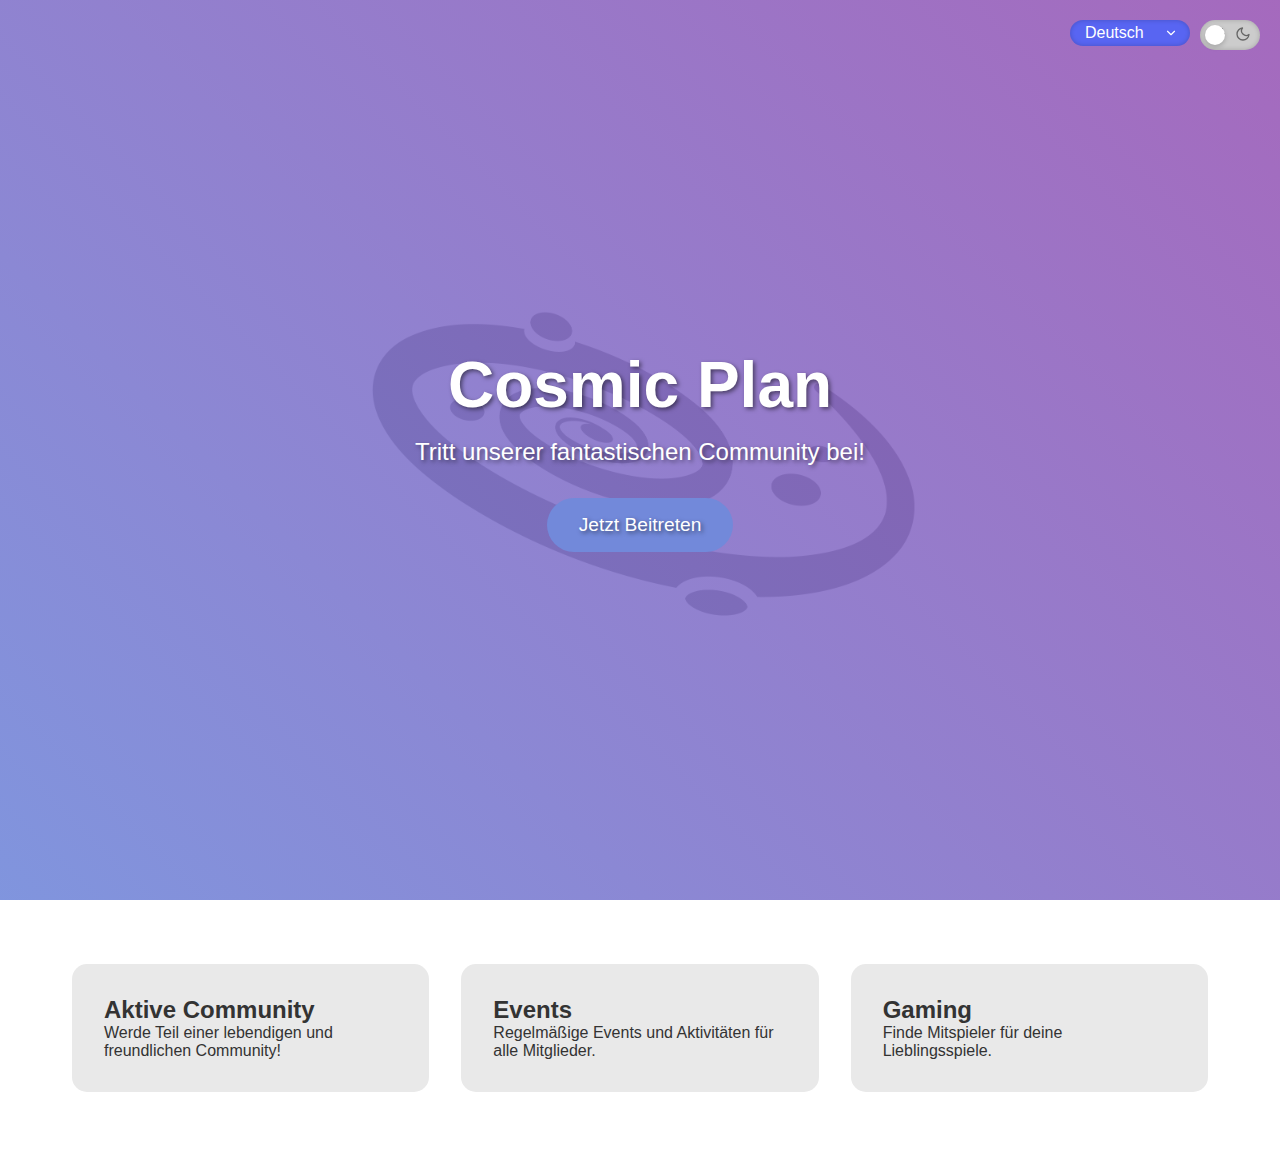
<file: index.html>
<!DOCTYPE html>
<html lang="de">
<head>
    <meta charset="UTF-8">
    <meta name="viewport" content="width=device-width, initial-scale=1.0">
    <title>Cosmic Plan</title>
    <link rel="icon" type="image/x-icon" href="favicon.ico">
    <style>
        :root {
            --background: #ffffff;
            --text: #333333;
            --accent: #7289da;
            transition: all 0.3s ease;
        }

        [data-theme="dark"] {
            --background: #1a1a1a;
            --text: #ffffff;
            --accent: #5865f2;
        }

        * {
            margin: 0;
            padding: 0;
            box-sizing: border-box;
        }

        body {
            user-select: none;
            font-family: 'Segoe UI', sans-serif;
            background-color: var(--background);
            color: var(--text);
            transition: background-color 0.3s ease;
        }

        .theme-switch {
            position: fixed;
            top: 20px;
            right: 20px;
            width: 60px;
            height: 30px;
            border-radius: 15px;
            background-color: #ccc;
            cursor: pointer;
            display: flex;
            justify-content: space-between;
            align-items: center;
            padding: 5px;
            transition: all 0.3s ease;
            box-shadow: inset 0 0 5px rgba(0,0,0,0.2);
            z-index: 1000;
        }

        .switch-handle {
            position: absolute;
            left: 5px;
            width: 20px;
            height: 20px;
            background-color: white;
            border-radius: 50%;
            transition: transform 0.3s ease;
            box-shadow: 0 2px 5px rgba(0,0,0,0.2);
            z-index: 2;
        }

        .theme-switch .sun,
        .theme-switch .moon {
            z-index: 1;
            position: relative;
        }

        .theme-switch .sun {
            padding-top: 1px;
            margin-left: 4px;
            color: #333;
        }

        .theme-switch .moon {
            margin-right: 4px;
            color: #666;
        }

        [data-theme="dark"] .switch-handle {
            transform: translateX(30px);
        }

        [data-theme="dark"] .theme-switch {
            background-color: var(--accent);
        }

        [data-theme="dark"] .theme-switch .sun,
        [data-theme="dark"] .theme-switch .moon {
            color: #fff;
        }

        .theme-switch svg {
            margin-top: 1px;
            width: 16px;
            height: 16px;
            stroke: currentColor;
            stroke-width: 2;
            stroke-linecap: round;
            stroke-linejoin: round;
            fill: none;
        }

        .hero {
            height: 100vh;
            display: flex;
            align-items: center;
            justify-content: center;
            flex-direction: column;
            text-align: center;
            padding: 2rem;
            position: relative;
            overflow: hidden;
            background: none;
        }

        .hero::before {
            content: '';
            position: absolute;
            top: 0;
            left: 0;
            right: 0;
            bottom: 0;
            background: linear-gradient(45deg, var(--accent), #9b59b6);
            clip-path: polygon(0 0, 100% 0, 100% 100%, 0 100%);
            z-index: 1;
            opacity: 0.9;
        }

        .hero .logo {
            position: absolute;
            top: 50%;
            left: 50%;
            transform: translate(-50%, -50%);
            width: 600px;
            height: auto;
            object-fit: contain;
            z-index: 0;
            animation: zoomIn 1.5s ease;
        }

        .hero h1,
        .hero p,
        .hero .join-button {
            position: relative;
            z-index: 2;
            color: white;
            text-shadow: 2px 2px 4px rgba(0, 0, 0, 0.5);
        }

        .hero h1 {
            font-size: 4rem;
            margin-bottom: 1rem;
            animation: fadeInUp 1s ease;
        }

        .hero p {
            font-size: 1.5rem;
            margin-bottom: 2rem;
            animation: fadeInUp 1s ease 0.3s backwards;
        }

        .join-button {
            padding: 1rem 2rem;
            font-size: 1.2rem;
            background-color: var(--accent);
            color: white;
            border: none;
            border-radius: 30px;
            cursor: pointer;
            transition: transform 0.3s ease;
            animation: fadeInUp 1s ease 0.6s backwards;
        }

        .join-button:hover {
            transform: scale(1.1);
        }

        @keyframes fadeInUp {
            from {
                opacity: 0;
                transform: translateY(30px);
            }
            to {
                opacity: 1;
                transform: translateY(0);
            }
        }

        .features {
            padding: 4rem 2rem;
            display: grid;
            grid-template-columns: repeat(auto-fit, minmax(300px, 1fr));
            gap: 2rem;
            max-width: 1200px;
            margin: 0 auto;
        }

        .feature-card {
            text-decoration: none;
            color:var(--text);
            padding: 2rem;
            border-radius: 15px;
            background-color: rgba(255, 255, 255, 0.1);
            backdrop-filter: blur(10px);
            transition: transform 0.3s ease;
        }

        :root:not([data-theme="dark"]) .feature-card {
            background-color: #e9e9e9;
        }


        .feature-card:hover {
            transform: translateY(-10px);
        }

        /* Logo im Light-Mode invertieren */
        :root:not([data-theme="dark"]) .hero .logo {
            filter: invert(0.8);
        }

        @keyframes zoomIn {
            from {
                opacity: 0;
                transform: translate(-50%, -50%) scale(0.5);
            }
            to {
                opacity: 1;
                transform: translate(-50%, -50%) scale(1);
            }
        }

        .language-selector {
            color: white !important;
            background-color: #5865f2 !important;
            padding: 4px 35px 4px 15px !important;
            border-radius: 30px !important;
            box-shadow: inset 0 0 5px rgba(0,0,0,0.2);
            position: fixed !important;
            top: 20px !important;
            right: 90px !important;
            z-index: 1000 !important;
            width: 120px !important;
            cursor: pointer !important;

        }

        .language-selector select {
            width: 100% !important;
            padding: 8px 35px 8px 15px !important;
            font-size: 14px !important;
            border: none !important;
            border-radius: 30px !important;
            background-color: var(--accent) !important;
            color: white !important;
            cursor: pointer !important;
            appearance: none !important;
            -webkit-appearance: none !important;
            -moz-appearance: none !important;
            box-shadow: 0 2px 5px rgba(0,0,0,0.2) !important;
            transition: all 0.3s ease !important;
            height: 30px !important;
            line-height: 1 !important;
            position: relative !important;
            outline: none !important;
        }

        /* Styling für das geöffnete Dropdown */
        .language-selector.active select {
            border-radius: 15px !important;
        }

        /* Styling für die Dropdown-Optionen */
        .language-selector select option {
            color: white !important;
            padding: 15px !important;
            font-size: 14px !important;
            cursor: pointer !important;
            border-radius: 15px !important;
        }

        /* Container für die Optionen */
        .language-selector select optgroup {
            background-color: var(--accent) !important;
            border-radius: 15px !important;
            margin-top: 5px !important;
        }

        /* Hover-Effekt für die Optionen */
        .language-selector select option:hover {
            background-color: rgba(255, 255, 255, 0.1) !important;
        }

        /* Ausgewählte Option */
        .language-selector select option:checked {
            background-color: rgba(255, 255, 255, 0.2) !important;
        }

        .language-selector::after {
            content: '' !important;
            position: absolute !important;
            right: 12px !important;
            top: 50% !important;
            width: 14px !important;
            height: 14px !important;
            background-image: url("data:image/svg+xml;charset=UTF-8,%3csvg xmlns='http://www.w3.org/2000/svg' viewBox='0 0 24 24' fill='none' stroke='white' stroke-width='2' stroke-linecap='round' stroke-linejoin='round'%3e%3cpolyline points='6 9 12 15 18 9'%3e%3c/polyline%3e%3c/svg%3e") !important;
            background-repeat: no-repeat !important;
            background-size: contain !important;
            transform: translateY(-50%) !important;
            transition: transform 0.3s ease !important;
            pointer-events: none !important;
        }

        .language-selector.active::after {
            transform: translateY(-50%) rotate(180deg) !important;
        }

        .language-selector select:focus {
            outline: none !important;
            box-shadow: 0 4px 15px rgba(0,0,0,0.2) !important;
        }

        .language-selector select:focus + .language-selector::after,
        .language-selector:focus-within::after {
            transform: translateY(-50%) rotate(180deg) !important;
        }

        .language-selector select option {
            background-color: var(--accent) !important;
            color: white !important;
            padding: 15px !important;
            font-size: 14px !important;
            cursor: pointer !important;
            border-radius: 15px !important;
        }

        .language-selector select option:hover {
            background-color: rgba(255, 255, 255, 0.1) !important;
        }

        .language-selector select option:checked {
            background-color: rgba(255, 255, 255, 0.2) !important;
        }

        .language-options {
            position: absolute !important;
            top: 100% !important;
            left: 0 !important;
            right: 0 !important;
            background-color: #5865f2 !important;
            border-radius: 15px !important;
            margin-top: 10px !important;
            padding: 8px 0 !important;
            opacity: 0 !important;
            box-shadow: 0 4px 15px rgba(0,0,0,0.2) !important;
            visibility: hidden !important;
            transform: translateY(-10px) !important;
            transition: all 0.3s ease !important;
        }

        .language-option {
            padding: 8px 15px !important;
            color: white !important;
            cursor: pointer !important;
            transition: all 0.3s ease !important;
            transform: translateY(-10px) !important;
            border-radius: 15px !important;
        }

        .language-selector.active .language-options {
            opacity: 1 !important;
            visibility: visible !important;
            transform: translateY(0) !important;
        }

        .language-selector.active .selected-language::after {
            transform: translateY(-50%) rotate(180deg) !important;
        }

        .language-selector.active .language-option {
            animation: slideIn 0.3s ease forwards !important;
        }

        @keyframes slideIn {
            to {
                opacity: 1 !important;
                transform: translateY(0) !important;
            }
        }
    </style>
</head>
<body>
    <div class="galaxy-background">
        <div class="stars"></div>
        <div class="galaxy"></div>
        <div class="nebula"></div>
    </div>

    <div class="language-selector" onclick="toggleDropdown()">
        <div class="selected-language">
            <span id="currentLanguage">Deutsch</span>
            <div class="arrow"></div>
        </div>
        <div class="language-options">
            <div class="language-option" onclick="selectLanguage('de', 'Deutsch')">Deutsch</div>
            <div class="language-option" onclick="selectLanguage('en', 'English')">English</div>
            <div class="language-option" onclick="selectLanguage('es', 'Español')">Español</div>
            <div class="language-option" onclick="selectLanguage('fr', 'Français')">Français</div>
            <div class="language-option" onclick="selectLanguage('it', 'Italiano')">Italiano</div>
            <div class="language-option" onclick="selectLanguage('nl', 'Nederlands')">Nederlands</div>
            <div class="language-option" onclick="selectLanguage('pl', 'Polski')">Polski</div>
            <div class="language-option" onclick="selectLanguage('pt', 'Português')">Português</div>
            <div class="language-option" onclick="selectLanguage('ru', 'Русский')">Русский</div>
            <div class="language-option" onclick="selectLanguage('tr', 'Türkçe')">Türkçe</div>
        </div>
    </div>

    <section class="hero">
        <img src="Cosmic Plan Logo.png" alt="Cosmic Plan Logo" class="logo">
        <h1>Cosmic Plan</h1>
        <p>Tritt unserer fantastischen Community bei!</p>
        <button class="join-button" onclick="window.location.href='https://discord.gg/jFa5u3W8k2'">Jetzt Beitreten</button>
    </section>

    <section class="features">
        <span class="feature-card">
            <div>
                <h2>Aktive Community</h2>
                <p>Werde Teil einer lebendigen und freundlichen Community!</p>
            </div>
        </span>
        <span class="feature-card">
            <div>
                <h2>Events</h2>
                <p>Regelmäßige Events und Aktivitäten für alle Mitglieder.</p>
            </div>
        </span>
        <span class="feature-card">
            <div>
                <h2>Gaming</h2>
                <p>Finde Mitspieler für deine Lieblingsspiele.</p>
            </div>
        </span>
    </section>
    <div class="theme-switch" onclick="toggleTheme()">
        <div class="sun">
            <svg xmlns="http://www.w3.org/2000/svg" viewBox="0 0 24 24">
                <circle cx="12" cy="12" r="5"/>
                <line x1="12" y1="1" x2="12" y2="3"/>
                <line x1="12" y1="21" x2="12" y2="23"/>
                <line x1="4.22" y1="4.22" x2="5.64" y2="5.64"/>
                <line x1="18.36" y1="18.36" x2="19.78" y2="19.78"/>
                <line x1="1" y1="12" x2="3" y2="12"/>
                <line x1="21" y1="12" x2="23" y2="12"/>
                <line x1="4.22" y1="19.78" x2="5.64" y2="18.36"/>
                <line x1="18.36" y1="5.64" x2="19.78" y2="4.22"/>
            </svg>
        </div>
        <div class="switch-handle"></div>
        <div class="moon">
            <svg xmlns="http://www.w3.org/2000/svg" viewBox="0 0 24 24">
                <path d="M21 12.79A9 9 0 1 1 11.21 3 7 7 0 0 0 21 12.79z"/>
            </svg>
        </div>
    </div>
    <script>
        // Beim Laden der Seite den gespeicherten Theme-Modus wiederherstellen
        document.addEventListener('DOMContentLoaded', function() {
            const savedTheme = localStorage.getItem('theme');
            if (savedTheme === 'dark') {
                document.documentElement.setAttribute('data-theme', 'dark');
            }
        });

        function toggleTheme() {
            const body = document.documentElement;
            
            if (body.getAttribute('data-theme') === 'dark') {
                body.removeAttribute('data-theme');
                localStorage.setItem('theme', 'light');
            } else {
                body.setAttribute('data-theme', 'dark');
                localStorage.setItem('theme', 'dark');
            }
        }
    </script>
    <script>
        function changeLanguage(lang) {
            const translations = {
                de: {
                    title: "Cosmic Plan",
                    subtitle: "Tritt unserer fantastischen Community bei!",
                    joinButton: "Jetzt Beitreten",
                    feature1Title: "Aktive Community",
                    feature1Text: "Werde Teil einer lebendigen und freundlichen Community!",
                    feature2Title: "Events",
                    feature2Text: "Regelmäßige Events und Aktivitäten für alle Mitglieder.",
                    feature3Title: "Gaming",
                    feature3Text: "Finde Mitspieler für deine Lieblingsspiele."
                },
                en: {
                    title: "Cosmic Plan",
                    subtitle: "Join our fantastic community!",
                    joinButton: "Join Now",
                    feature1Title: "Active Community",
                    feature1Text: "Become part of a vibrant and friendly community!",
                    feature2Title: "Events",
                    feature2Text: "Regular events and activities for all members.",
                    feature3Title: "Gaming",
                    feature3Text: "Find players for your favorite games."
                },
                es: {
                    title: "Cosmic Plan",
                    subtitle: "¡Únete a nuestra fantástica comunidad!",
                    joinButton: "Únete Ahora",
                    feature1Title: "Comunidad Activa",
                    feature1Text: "¡Sé parte de una comunidad vibrante y amigable!",
                    feature2Title: "Eventos",
                    feature2Text: "Eventos y actividades regulares para todos los miembros.",
                    feature3Title: "Juegos",
                    feature3Text: "Encuentra jugadores para tus juegos favoritos."
                },
                fr: {
                    title: "Cosmic Plan",
                    subtitle: "Rejoignez notre fantastique communauté !",
                    joinButton: "Rejoindre",
                    feature1Title: "Communauté Active",
                    feature1Text: "Faites partie d'une communauté dynamique et amicale !",
                    feature2Title: "Événements",
                    feature2Text: "Événements et activités réguliers pour tous les membres.",
                    feature3Title: "Jeux",
                    feature3Text: "Trouvez des joueurs pour vos jeux préférés."
                },
                it: {
                    title: "Cosmic Plan",
                    subtitle: "Unisciti alla nostra fantastica community!",
                    joinButton: "Unisciti Ora",
                    feature1Title: "Community Attiva",
                    feature1Text: "Diventa parte di una community vivace e amichevole!",
                    feature2Title: "Eventi",
                    feature2Text: "Eventi e attività regolari per tutti i membri.",
                    feature3Title: "Giochi",
                    feature3Text: "Trova giocatori per i tuoi giochi preferiti."
                },
                nl: {
                    title: "Cosmic Plan",
                    subtitle: "Word lid van onze fantastische community!",
                    joinButton: "Nu Lid Worden",
                    feature1Title: "Actieve Community",
                    feature1Text: "Word deel van een levendige en vriendelijke community!",
                    feature2Title: "Evenementen",
                    feature2Text: "Regelmatige evenementen en activiteiten voor alle leden.",
                    feature3Title: "Gaming",
                    feature3Text: "Vind spelers voor je favoriete games."
                },
                pl: {
                    title: "Cosmic Plan",
                    subtitle: "Dołącz do naszej fantastycznej społeczności!",
                    joinButton: "Dołącz Teraz",
                    feature1Title: "Aktywna Społeczność",
                    feature1Text: "Stań się częścią żywej i przyjaznej społeczności!",
                    feature2Title: "Wydarzenia",
                    feature2Text: "Regularne wydarzenia i aktywności dla wszystkich członków.",
                    feature3Title: "Gry",
                    feature3Text: "Znajdź graczy do swoich ulubionych gier."
                },
                pt: {
                    title: "Cosmic Plan",
                    subtitle: "Junte-se à nossa fantástica comunidade!",
                    joinButton: "Juntar-se Agora",
                    feature1Title: "Comunidade Ativa",
                    feature1Text: "Torne-se parte de uma comunidade vibrante e amigável!",
                    feature2Title: "Eventos",
                    feature2Text: "Eventos e atividades regulares para todos os membros.",
                    feature3Title: "Jogos",
                    feature3Text: "Encontre jogadores para seus jogos favoritos."
                },
                ru: {
                    title: "Cosmic Plan",
                    subtitle: "Присоединяйтесь к нашему фантастическому сообществу!",
                    joinButton: "Присоединиться",
                    feature1Title: "Активное Сообщество",
                    feature1Text: "Станьте частью живого и дружелюбного сообщества!",
                    feature2Title: "События",
                    feature2Text: "Регулярные события и мероприятия для всех участников.",
                    feature3Title: "Игры",
                    feature3Text: "Найдите игроков для ваших любимых игр."
                },
                tr: {
                    title: "Cosmic Plan",
                    subtitle: "Harika topluluğumuza katılın!",
                    joinButton: "Şimdi Katıl",
                    feature1Title: "Aktif Topluluk",
                    feature1Text: "Canlı ve dostça bir topluluğun parçası olun!",
                    feature2Title: "Etkinlikler",
                    feature2Text: "Tüm üyeler için düzenli etkinlikler ve aktiviteler.",
                    feature3Title: "Oyunlar",
                    feature3Text: "Favori oyunlarınız için oyuncular bulun."
                }
            };

            // Texte aktualisieren
            const texts = translations[lang];
            document.querySelector('.hero h1').textContent = texts.title;
            document.querySelector('.hero p').textContent = texts.subtitle;
            document.querySelector('.join-button').textContent = texts.joinButton;
            
            // Feature Cards aktualisieren
            const features = document.querySelectorAll('.feature-card');
            features[0].querySelector('h2').textContent = texts.feature1Title;
            features[0].querySelector('p').textContent = texts.feature1Text;
            features[1].querySelector('h2').textContent = texts.feature2Title;
            features[1].querySelector('p').textContent = texts.feature2Text;
            features[2].querySelector('h2').textContent = texts.feature3Title;
            features[2].querySelector('p').textContent = texts.feature3Text;

            // Sprache im localStorage speichern
            localStorage.setItem('selectedLanguage', lang);
        }

        // Beim Laden der Seite die gespeicherte Sprache wiederherstellen
        document.addEventListener('DOMContentLoaded', function() {
            const savedLanguage = localStorage.getItem('selectedLanguage');
            if (savedLanguage) {
                document.getElementById('languageSelect').value = savedLanguage;
                changeLanguage(savedLanguage);
            }
        });
    </script>
    <script>
        document.addEventListener('DOMContentLoaded', function() {
            const languageSelector = document.querySelector('.language-selector');
            const select = languageSelector.querySelector('select');
            let isOpen = false;

            // Öffnen und Schließen des Menüs
            select.addEventListener('click', function(e) {
                if (!isOpen) {
                    languageSelector.classList.add('active');
                    isOpen = true;
                } else {
                    languageSelector.classList.remove('active');
                    isOpen = false;
                    document.activeElement.blur();
                }
            });

            // Sprache ändern wenn Option ausgewählt
            select.addEventListener('change', function(e) {
                languageSelector.classList.remove('active');
                isOpen = false;
                changeLanguage(this.value);
            });

            // Schließen wenn außerhalb geklickt wird
            document.addEventListener('click', function(e) {
                if (!languageSelector.contains(e.target)) {
                    languageSelector.classList.remove('active');
                    isOpen = false;
                }
            });

            // Beim Laden der Seite die gespeicherte Sprache wiederherstellen
            const savedLanguage = localStorage.getItem('selectedLanguage');
            if (savedLanguage) {
                select.value = savedLanguage;
                changeLanguage(savedLanguage);
            }
        });
    </script>
    <script>
        function toggleDropdown() {
            const selector = document.querySelector('.language-selector');
            selector.classList.toggle('active');
        }

        function selectLanguage(lang, label) {
            document.getElementById('currentLanguage').textContent = label;
            toggleDropdown();
            changeLanguage(lang);
        }

        // Schließen des Dropdowns wenn außerhalb geklickt wird
        document.addEventListener('click', function(e) {
            const selector = document.querySelector('.language-selector');
            if (!selector.contains(e.target)) {
                selector.classList.remove('active');
            }
        });
    </script>
</body>
</html>
</file>
